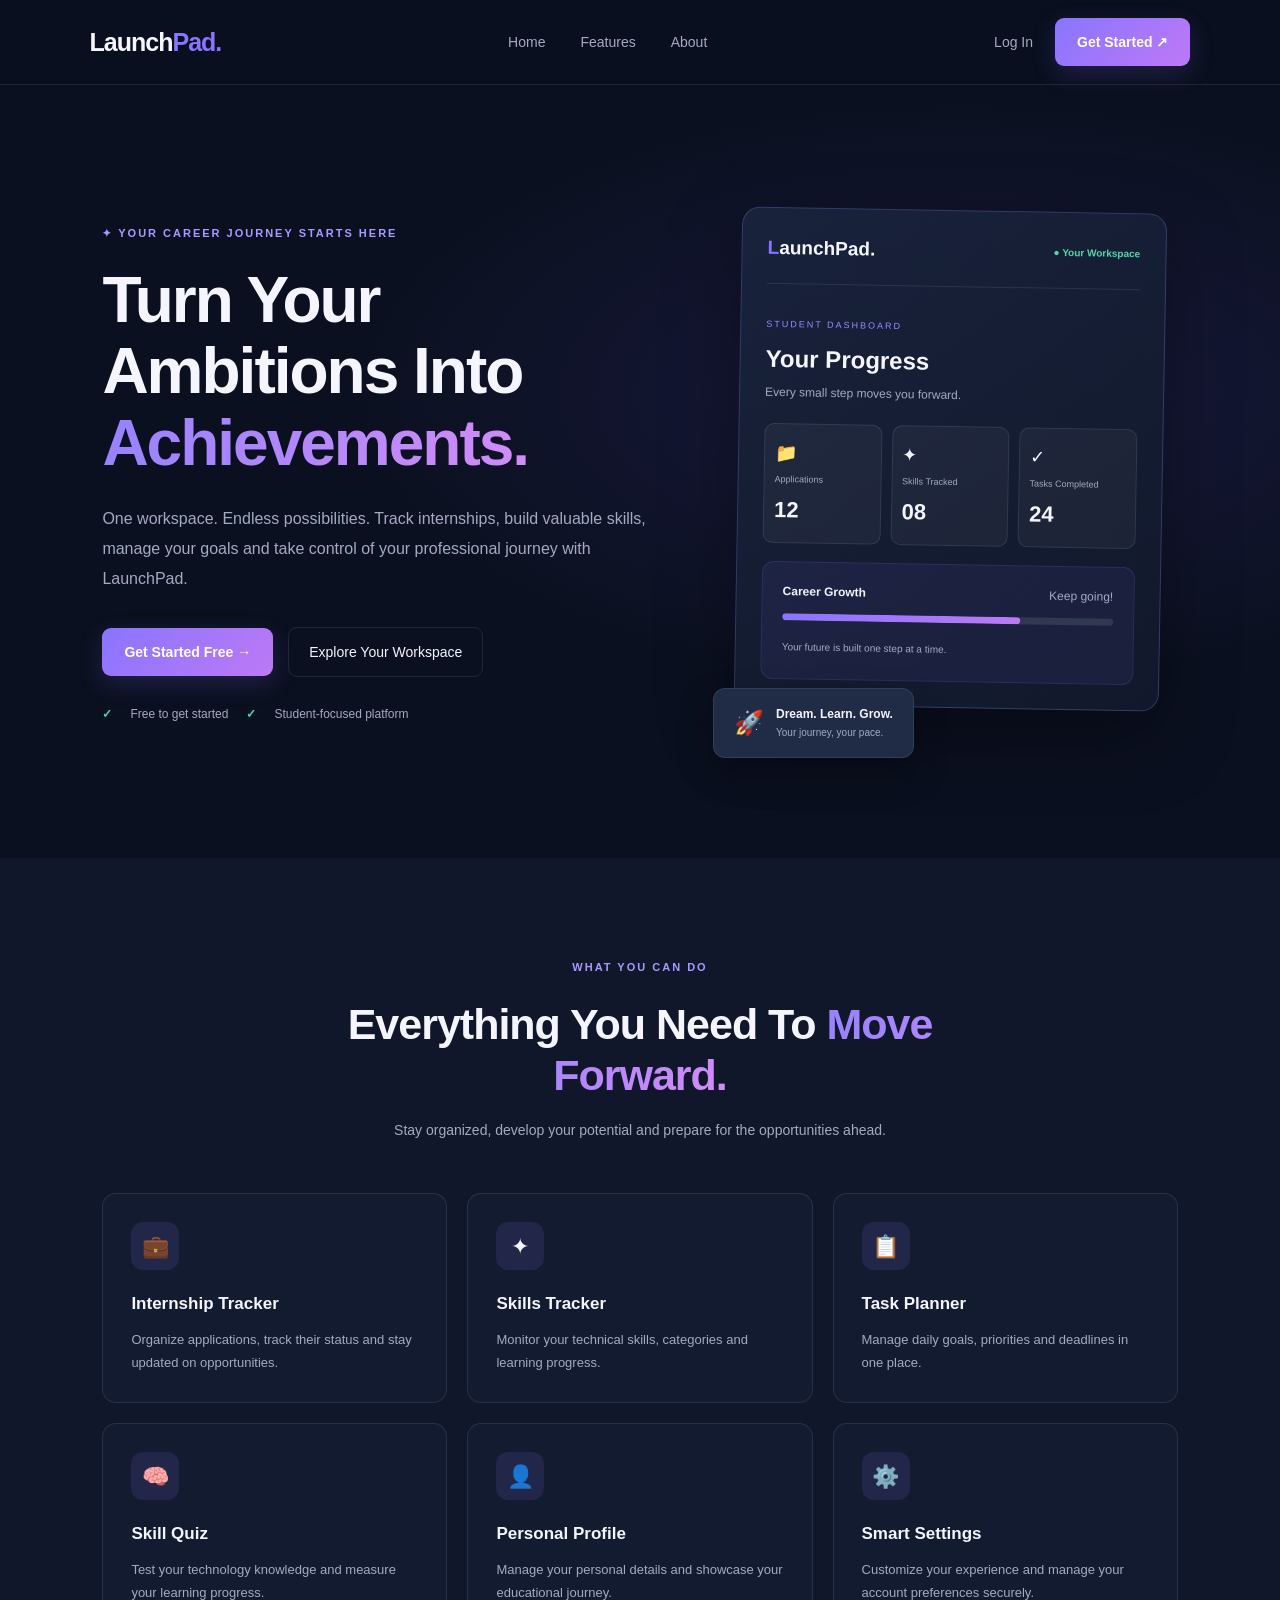
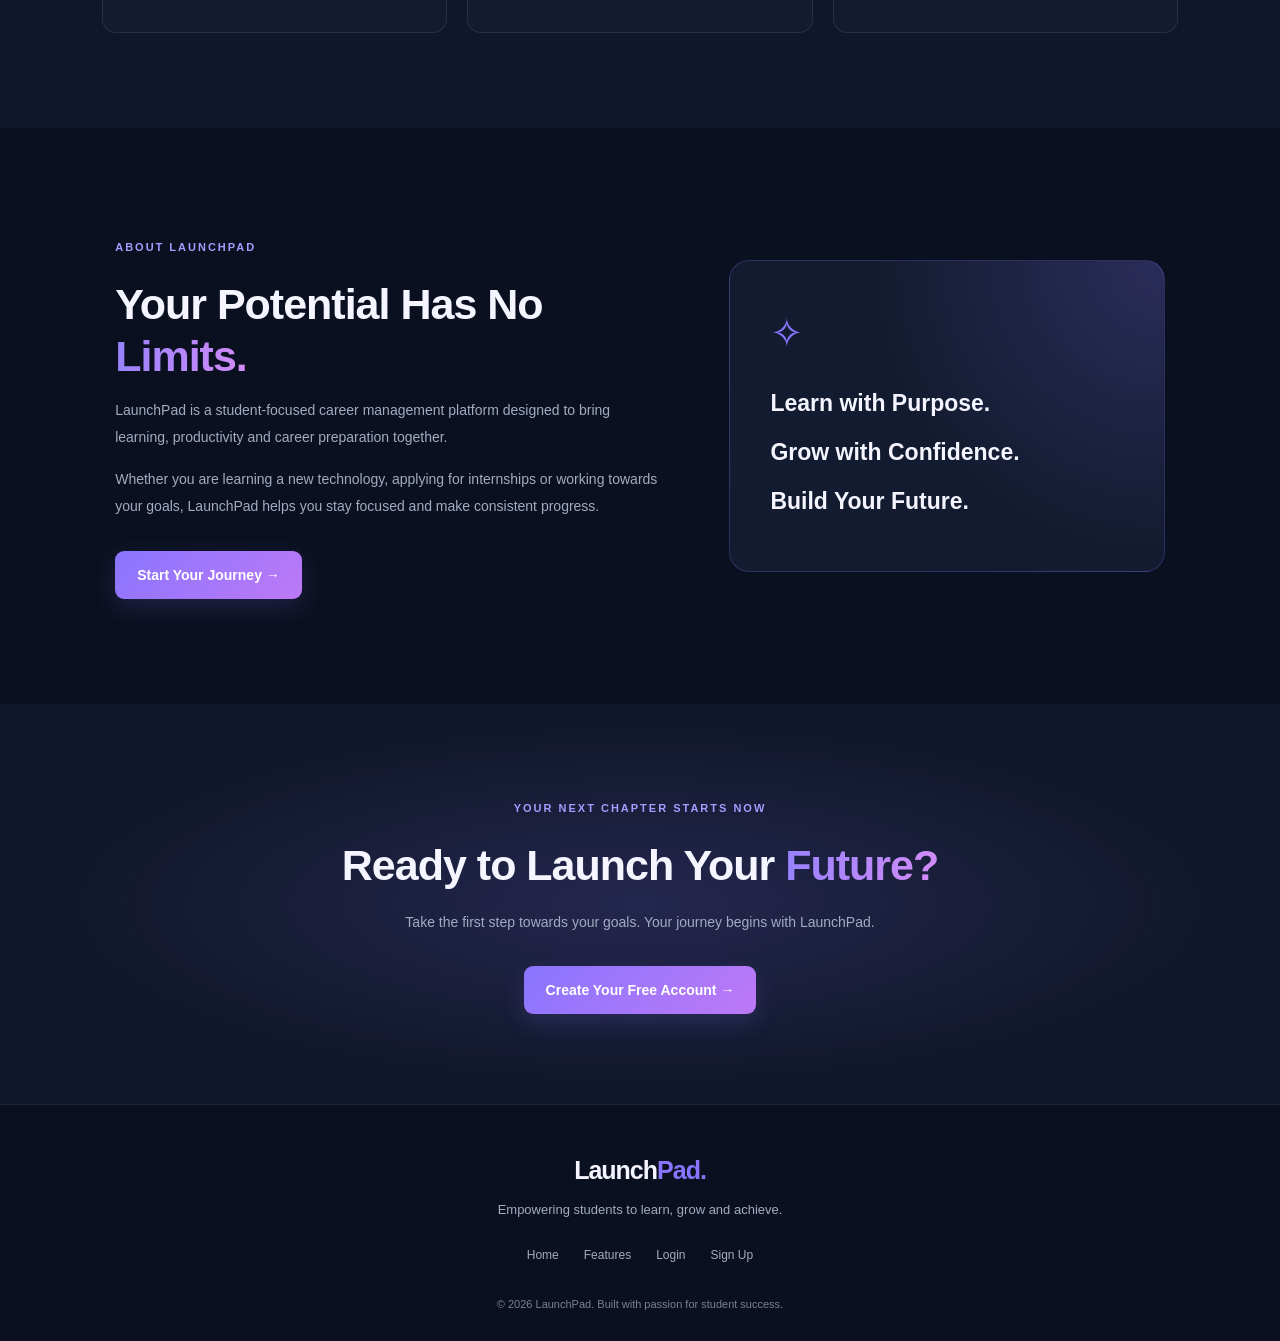
<file: index.html>
<!DOCTYPE html>
<html lang="en">
<head>
    <meta charset="UTF-8">
    <meta name="viewport" content="width=device-width, initial-scale=1.0">

    <meta name="description" content="LaunchPad helps students manage internships, track skills, organize tasks and prepare for their careers.">

    <title>LaunchPad | Build Your Future</title>

   <link rel="stylesheet" href="css/style.css">
<link rel="stylesheet" href="css/responsive.css">
</head>

<body>

    <!-- NAVBAR -->
    <header class="navbar">
        <a href="index.html" class="logo">
            Launch<span>Pad.</span>
        </a>

        <nav class="nav-links">
            <a href="#home">Home</a>
            <a href="#features">Features</a>
            <a href="#about">About</a>
        </nav>

        <div class="nav-actions">
            <a href="login.html" class="login-link">Log In</a>
            <a href="signup.html" class="nav-btn">Get Started ↗</a>
        </div>
    </header>

    <!-- HERO SECTION -->
    <section class="hero" id="home">

        <div class="hero-content">

            <span class="hero-label">
                ✦ YOUR CAREER JOURNEY STARTS HERE
            </span>

            <h1>
                Turn Your Ambitions Into
                <span>Achievements.</span>
            </h1>

            <p>
                One workspace. Endless possibilities.
                Track internships, build valuable skills,
                manage your goals and take control of your
                professional journey with LaunchPad.
            </p>

            <div class="hero-buttons">
                <a href="signup.html" class="primary-btn">
                    Get Started Free →
                </a>

                <a href="login.html" class="secondary-btn">
                    Explore Your Workspace
                </a>
            </div>

            <div class="hero-note">
                <span>✓</span> Free to get started
                <span>✓</span> Student-focused platform
            </div>

        </div>

        <div class="hero-visual">

            <div class="dashboard-preview">

                <div class="preview-topbar">
                    <span>LaunchPad.</span>
                    <span class="preview-status">● Your Workspace</span>
                </div>

                <div class="preview-heading">
                    <small>STUDENT DASHBOARD</small>
                    <h2>Your Progress</h2>
                    <p>Every small step moves you forward.</p>
                </div>

                <div class="preview-stats">

                    <div class="preview-card">
                        <span>📁</span>
                        <small>Applications</small>
                        <strong>12</strong>
                    </div>

                    <div class="preview-card">
                        <span>✦</span>
                        <small>Skills Tracked</small>
                        <strong>08</strong>
                    </div>

                    <div class="preview-card">
                        <span>✓</span>
                        <small>Tasks Completed</small>
                        <strong>24</strong>
                    </div>

                </div>

                <div class="preview-progress">
                    <div class="progress-heading">
                        <strong>Career Growth</strong>
                        <span>Keep going!</span>
                    </div>

                    <div class="progress-track">
                        <div class="progress-fill"></div>
                    </div>

                    <small>Your future is built one step at a time.</small>
                </div>

            </div>

            <div class="floating-card">
                <span>🚀</span>
                <div>
                    <strong>Dream. Learn. Grow.</strong>
                    <small>Your journey, your pace.</small>
                </div>
            </div>

        </div>

    </section>

    <!-- FEATURES -->
    <section class="features-section" id="features">

        <div class="section-heading">
            <span class="section-label">WHAT YOU CAN DO</span>

            <h2>
                Everything You Need To
                <span>Move Forward.</span>
            </h2>

            <p>
                Stay organized, develop your potential and
                prepare for the opportunities ahead.
            </p>
        </div>

        <div class="features-grid">

            <div class="feature-card">
                <div class="feature-icon">💼</div>
                <h3>Internship Tracker</h3>
                <p>
                    Organize applications, track their status
                    and stay updated on opportunities.
                </p>
            </div>

            <div class="feature-card">
                <div class="feature-icon">✦</div>
                <h3>Skills Tracker</h3>
                <p>
                    Monitor your technical skills, categories
                    and learning progress.
                </p>
            </div>

            <div class="feature-card">
                <div class="feature-icon">📋</div>
                <h3>Task Planner</h3>
                <p>
                    Manage daily goals, priorities and
                    deadlines in one place.
                </p>
            </div>

            <div class="feature-card">
                <div class="feature-icon">🧠</div>
                <h3>Skill Quiz</h3>
                <p>
                    Test your technology knowledge and
                    measure your learning progress.
                </p>
            </div>

            <div class="feature-card">
                <div class="feature-icon">👤</div>
                <h3>Personal Profile</h3>
                <p>
                    Manage your personal details and
                    showcase your educational journey.
                </p>
            </div>

            <div class="feature-card">
                <div class="feature-icon">⚙️</div>
                <h3>Smart Settings</h3>
                <p>
                    Customize your experience and manage
                    your account preferences securely.
                </p>
            </div>

        </div>

    </section>

    <!-- ABOUT -->
    <section class="about-section" id="about">

        <div class="about-content">
            <span class="section-label">ABOUT LAUNCHPAD</span>

            <h2>
                Your Potential Has No
                <span>Limits.</span>
            </h2>

            <p>
                LaunchPad is a student-focused career management
                platform designed to bring learning, productivity
                and career preparation together.
            </p>

            <p>
                Whether you are learning a new technology,
                applying for internships or working towards
                your goals, LaunchPad helps you stay focused
                and make consistent progress.
            </p>

            <a href="signup.html" class="primary-btn">
                Start Your Journey →
            </a>
        </div>

        <div class="about-highlight">
            <span>✧</span>
            <h3>Learn with Purpose.</h3>
            <h3>Grow with Confidence.</h3>
            <h3>Build Your Future.</h3>
        </div>

    </section>

    <!-- CTA -->
    <section class="cta-section">

        <span class="section-label">YOUR NEXT CHAPTER STARTS NOW</span>

        <h2>
            Ready to Launch Your
            <span>Future?</span>
        </h2>

        <p>
            Take the first step towards your goals.
            Your journey begins with LaunchPad.
        </p>

        <a href="signup.html" class="primary-btn">
            Create Your Free Account →
        </a>

    </section>

    <!-- FOOTER -->
    <footer class="footer">

        <a href="index.html" class="logo">
            Launch<span>Pad.</span>
        </a>

        <p>
            Empowering students to learn, grow and achieve.
        </p>

        <div class="footer-links">
            <a href="#home">Home</a>
            <a href="#features">Features</a>
            <a href="login.html">Login</a>
            <a href="signup.html">Sign Up</a>
        </div>

        <small>
            © 2026 LaunchPad. Built with passion for student success.
        </small>

    </footer>

</body>
</html>
</file>
<file: css/style.css>
/* =========================================
   LAUNCHPAD - LANDING PAGE STYLES
========================================= */

:root {
    --bg: #0b1020;
    --surface: #131b30;
    --surface-light: #19233b;
    --text: #f4f5ff;
    --muted: #a2abc2;
    --purple: #8975ff;
    --pink: #bd79f6;
    --border: rgba(255,255,255,0.09);
}

* {
    margin: 0;
    padding: 0;
    box-sizing: border-box;
}

html {
    scroll-behavior: smooth;
}

body {
    font-family: "Segoe UI", Arial, sans-serif;
    background: var(--bg);
    color: var(--text);
    line-height: 1.6;
}

a {
    color: inherit;
    text-decoration: none;
}

button,
a {
    -webkit-tap-highlight-color: transparent;
}

/* NAVBAR */

.navbar {
    width: 100%;
    min-height: 82px;
    padding: 18px 7%;
    display: flex;
    justify-content: space-between;
    align-items: center;
    gap: 25px;
    border-bottom: 1px solid var(--border);
    background: rgba(11,16,32,0.92);
    position: sticky;
    top: 0;
    z-index: 100;
    backdrop-filter: blur(16px);
}

.logo {
    font-size: 25px;
    font-weight: 800;
    letter-spacing: -1px;
}

.logo span {
    color: var(--purple);
}

.nav-links {
    display: flex;
    align-items: center;
    gap: 35px;
}

.nav-links a,
.login-link {
    color: var(--muted);
    font-size: 14px;
    transition: color 0.2s ease;
}

.nav-links a:hover,
.login-link:hover {
    color: white;
}

.nav-actions {
    display: flex;
    align-items: center;
    gap: 22px;
}

.nav-btn,
.primary-btn {
    display: inline-flex;
    justify-content: center;
    align-items: center;
    gap: 8px;
    background: linear-gradient(135deg, var(--purple), var(--pink));
    color: white;
    padding: 13px 22px;
    border-radius: 9px;
    font-size: 14px;
    font-weight: 700;
    transition: 0.25s ease;
    box-shadow: 0 8px 25px rgba(137,117,255,0.17);
}

.nav-btn:hover,
.primary-btn:hover {
    transform: translateY(-3px);
    box-shadow: 0 12px 30px rgba(137,117,255,0.3);
}

/* HERO */

.hero {
    min-height: 640px;
    padding: 100px 8%;
    display: grid;
    grid-template-columns: 1.1fr 0.9fr;
    align-items: center;
    gap: 65px;
    background:
        radial-gradient(ellipse at 75% 40%, rgba(119,91,255,0.13), transparent 45%),
        var(--bg);
}

.hero-content {
    max-width: 650px;
}

.hero-label,
.section-label {
    display: inline-block;
    color: #a99aff;
    font-size: 11px;
    font-weight: 700;
    letter-spacing: 2px;
    margin-bottom: 22px;
}

.hero h1 {
    font-size: clamp(42px, 5vw, 65px);
    line-height: 1.12;
    letter-spacing: -2px;
    margin-bottom: 24px;
}

.hero h1 span,
.section-heading h2 span,
.about-content h2 span,
.cta-section h2 span {
    background: linear-gradient(100deg, #9682ff, #d38cf6);
    -webkit-background-clip: text;
    background-clip: text;
    color: transparent;
}

.hero-content > p {
    max-width: 560px;
    color: var(--muted);
    font-size: 16px;
    line-height: 1.9;
    margin-bottom: 32px;
}

.hero-buttons {
    display: flex;
    align-items: center;
    flex-wrap: wrap;
    gap: 15px;
}

.secondary-btn {
    display: inline-flex;
    align-items: center;
    justify-content: center;
    padding: 13px 20px;
    border: 1px solid var(--border);
    border-radius: 9px;
    color: var(--text);
    font-size: 14px;
    transition: 0.2s ease;
}

.secondary-btn:hover {
    background: var(--surface);
    border-color: var(--purple);
}

.hero-note {
    display: flex;
    flex-wrap: wrap;
    gap: 18px;
    margin-top: 28px;
    color: var(--muted);
    font-size: 12px;
}

.hero-note span {
    color: #4fdaa7;
    font-weight: 800;
}

/* DASHBOARD PREVIEW */

.hero-visual {
    position: relative;
    padding: 25px 15px 50px;
}

.dashboard-preview {
    background: linear-gradient(145deg, #18223b, #11182b);
    border: 1px solid rgba(164,145,255,0.25);
    border-radius: 18px;
    padding: 25px;
    box-shadow: 0 25px 75px rgba(0,0,0,0.35);
    transform: rotate(1deg);
}

.preview-topbar {
    display: flex;
    justify-content: space-between;
    align-items: center;
    padding-bottom: 20px;
    border-bottom: 1px solid var(--border);
    font-size: 13px;
    font-weight: 700;
}

.preview-topbar > span:first-child {
    font-size: 19px;
}

.preview-topbar > span:first-child::first-letter {
    color: var(--purple);
}

.preview-status {
    color: #54d7a8;
    font-size: 10px;
}

.preview-heading {
    padding: 25px 0 20px;
}

.preview-heading small {
    color: #9b8bff;
    font-size: 9px;
    letter-spacing: 2px;
}

.preview-heading h2 {
    font-size: 24px;
    margin: 5px 0;
}

.preview-heading p {
    color: var(--muted);
    font-size: 12px;
}

.preview-stats {
    display: grid;
    grid-template-columns: repeat(3, 1fr);
    gap: 10px;
}

.preview-card {
    padding: 15px 10px;
    background: rgba(255,255,255,0.045);
    border: 1px solid var(--border);
    border-radius: 10px;
    display: flex;
    flex-direction: column;
    gap: 5px;
}

.preview-card > span {
    font-size: 18px;
}

.preview-card small {
    font-size: 9px;
    color: var(--muted);
}

.preview-card strong {
    font-size: 22px;
}

.preview-progress {
    padding: 20px;
    margin-top: 18px;
    border-radius: 12px;
    background: rgba(137,117,255,0.08);
    border: 1px solid rgba(137,117,255,0.15);
}

.progress-heading {
    display: flex;
    justify-content: space-between;
    gap: 10px;
    font-size: 12px;
    margin-bottom: 12px;
}

.progress-heading span,
.preview-progress > small {
    color: var(--muted);
}

.progress-track {
    height: 7px;
    background: #303951;
    border-radius: 20px;
    overflow: hidden;
    margin-bottom: 12px;
}

.progress-fill {
    width: 72%;
    height: 100%;
    border-radius: 20px;
    background: linear-gradient(90deg, var(--purple), var(--pink));
}

.preview-progress > small {
    font-size: 10px;
}

.floating-card {
    position: absolute;
    bottom: 0;
    left: -10px;
    display: flex;
    align-items: center;
    gap: 12px;
    padding: 15px 20px;
    border: 1px solid var(--border);
    border-radius: 12px;
    background: #202b46;
    box-shadow: 0 15px 35px rgba(0,0,0,0.3);
}

.floating-card > span {
    font-size: 24px;
}

.floating-card strong,
.floating-card small {
    display: block;
}

.floating-card strong {
    font-size: 12px;
}

.floating-card small {
    color: var(--muted);
    font-size: 10px;
}

/* FEATURES */

.features-section {
    padding: 95px 8%;
    background: #10172a;
}

.section-heading {
    text-align: center;
    max-width: 700px;
    margin: 0 auto 50px;
}

.section-heading h2,
.about-content h2,
.cta-section h2 {
    font-size: clamp(30px, 4vw, 43px);
    line-height: 1.2;
    margin-bottom: 15px;
    letter-spacing: -1px;
}

.section-heading p,
.about-content p,
.cta-section p {
    color: var(--muted);
    font-size: 14px;
    line-height: 1.9;
}

.features-grid {
    display: grid;
    grid-template-columns: repeat(3, 1fr);
    gap: 20px;
    max-width: 1150px;
    margin: auto;
}

.feature-card {
    padding: 28px;
    min-height: 200px;
    border: 1px solid var(--border);
    border-radius: 14px;
    background: var(--surface);
    transition: 0.25s ease;
}

.feature-card:hover {
    transform: translateY(-6px);
    border-color: rgba(137,117,255,0.5);
    background: var(--surface-light);
}

.feature-icon {
    width: 48px;
    height: 48px;
    display: flex;
    align-items: center;
    justify-content: center;
    border-radius: 12px;
    background: rgba(137,117,255,0.12);
    font-size: 22px;
    margin-bottom: 20px;
}

.feature-card h3 {
    font-size: 17px;
    margin-bottom: 10px;
}

.feature-card p {
    font-size: 13px;
    color: var(--muted);
    line-height: 1.8;
}

/* ABOUT */

.about-section {
    padding: 105px 9%;
    display: grid;
    grid-template-columns: 1fr 0.8fr;
    gap: 70px;
    align-items: center;
}

.about-content p {
    margin-bottom: 16px;
}

.about-content .primary-btn {
    margin-top: 15px;
}

.about-highlight {
    padding: 40px;
    border-radius: 20px;
    border: 1px solid rgba(137,117,255,0.22);
    background:
        radial-gradient(circle at top right, rgba(137,117,255,0.2), transparent 55%),
        var(--surface);
}

.about-highlight > span {
    display: block;
    font-size: 40px;
    color: var(--purple);
    margin-bottom: 20px;
}

.about-highlight h3 {
    font-size: 23px;
    margin: 12px 0;
}

/* CALL TO ACTION */

.cta-section {
    text-align: center;
    padding: 90px 8%;
    background:
        radial-gradient(ellipse at center, rgba(137,117,255,0.17), transparent 65%),
        #10172a;
}

.cta-section h2 {
    max-width: 650px;
    margin: 0 auto 18px;
}

.cta-section p {
    margin-bottom: 30px;
}

/* FOOTER */

.footer {
    padding: 45px 8% 25px;
    text-align: center;
    border-top: 1px solid var(--border);
}

.footer .logo {
    display: inline-block;
    margin-bottom: 10px;
}

.footer > p {
    color: var(--muted);
    font-size: 13px;
}

.footer-links {
    display: flex;
    justify-content: center;
    flex-wrap: wrap;
    gap: 25px;
    margin: 25px 0;
}

.footer-links a {
    color: var(--muted);
    font-size: 12px;
}

.footer-links a:hover {
    color: white;
}

.footer > small {
    color: #778198;
    font-size: 11px;
}
</file>
<file: css/responsive.css>
/* =========================================
   LAUNCHPAD - RESPONSIVE DESIGN
========================================= */

/* TABLETS AND SMALL LAPTOPS */

@media (max-width: 1024px) {
    .hero {
        padding: 80px 5%;
        gap: 35px;
    }

    .hero h1 {
        font-size: 48px;
    }

    .features-section {
        padding: 80px 5%;
    }

    .about-section {
        padding: 85px 6%;
        gap: 40px;
    }

    .features-grid {
        grid-template-columns: repeat(2, 1fr);
    }
}

/* TABLETS */

@media (max-width: 768px) {
    .navbar {
        padding: 16px 5%;
        flex-wrap: wrap;
        gap: 15px;
    }

    .nav-links {
        order: 3;
        width: 100%;
        justify-content: center;
        gap: 28px;
        padding-top: 10px;
    }

    .nav-actions {
        gap: 15px;
    }

    .hero {
        grid-template-columns: 1fr;
        padding: 70px 7%;
        text-align: center;
    }

    .hero-content {
        margin: auto;
    }

    .hero-content > p {
        margin-left: auto;
        margin-right: auto;
    }

    .hero-buttons,
    .hero-note {
        justify-content: center;
    }

    .hero-visual {
        width: 100%;
        max-width: 550px;
        margin: 10px auto 0;
    }

    .features-section {
        padding: 75px 6%;
    }

    .features-grid {
        gap: 15px;
    }

    .feature-card {
        padding: 23px;
    }

    .about-section {
        grid-template-columns: 1fr;
        padding: 80px 7%;
        gap: 35px;
    }

    .about-highlight {
        padding: 30px;
    }
}

/* MOBILE PHONES */

@media (max-width: 480px) {
    .navbar {
        min-height: auto;
        padding: 15px 5%;
    }

    .logo {
        font-size: 22px;
    }

    .nav-links {
        gap: 18px;
    }

    .nav-links a,
    .login-link {
        font-size: 12px;
    }

    .nav-actions {
        gap: 10px;
    }

    .nav-btn {
        padding: 10px 13px;
        font-size: 12px;
    }

    .hero {
        padding: 60px 5%;
        gap: 25px;
    }

    .hero h1 {
        font-size: 39px;
        letter-spacing: -1.5px;
    }

    .hero-content > p {
        font-size: 14px;
    }

    .hero-label,
    .section-label {
        font-size: 9px;
        letter-spacing: 1.5px;
    }

    .hero-buttons {
        flex-direction: column;
        align-items: stretch;
    }

    .hero-buttons a {
        width: 100%;
    }

    .hero-note {
        gap: 10px;
        font-size: 10px;
    }

    .hero-visual {
        padding: 10px 0 45px;
    }

    .dashboard-preview {
        padding: 16px;
    }

    .preview-heading h2 {
        font-size: 20px;
    }

    .preview-stats {
        gap: 6px;
    }

    .preview-card {
        padding: 12px 7px;
    }

    .preview-card strong {
        font-size: 18px;
    }

    .preview-card small {
        font-size: 8px;
    }

    .floating-card {
        left: 0;
        padding: 12px 14px;
    }

    .features-section {
        padding: 65px 5%;
    }

    .section-heading {
        margin-bottom: 35px;
    }

    .section-heading h2,
    .about-content h2,
    .cta-section h2 {
        font-size: 30px;
    }

    .features-grid {
        grid-template-columns: 1fr;
        gap: 14px;
    }

    .feature-card {
        min-height: auto;
        padding: 23px;
    }

    .about-section {
        padding: 65px 6%;
    }

    .about-highlight {
        padding: 25px;
    }

    .about-highlight h3 {
        font-size: 20px;
    }

    .cta-section {
        padding: 70px 6%;
    }

    .footer {
        padding: 35px 5% 22px;
    }

    .footer-links {
        gap: 15px;
    }
}

/* EXTRA SMALL PHONES */

@media (max-width: 360px) {
    .nav-links {
        gap: 12px;
    }

    .nav-links a {
        font-size: 11px;
    }

    .nav-actions {
        gap: 7px;
    }

    .login-link {
        font-size: 11px;
    }

    .hero h1 {
        font-size: 34px;
    }

    .preview-card strong {
        font-size: 16px;
    }
}
</file>
